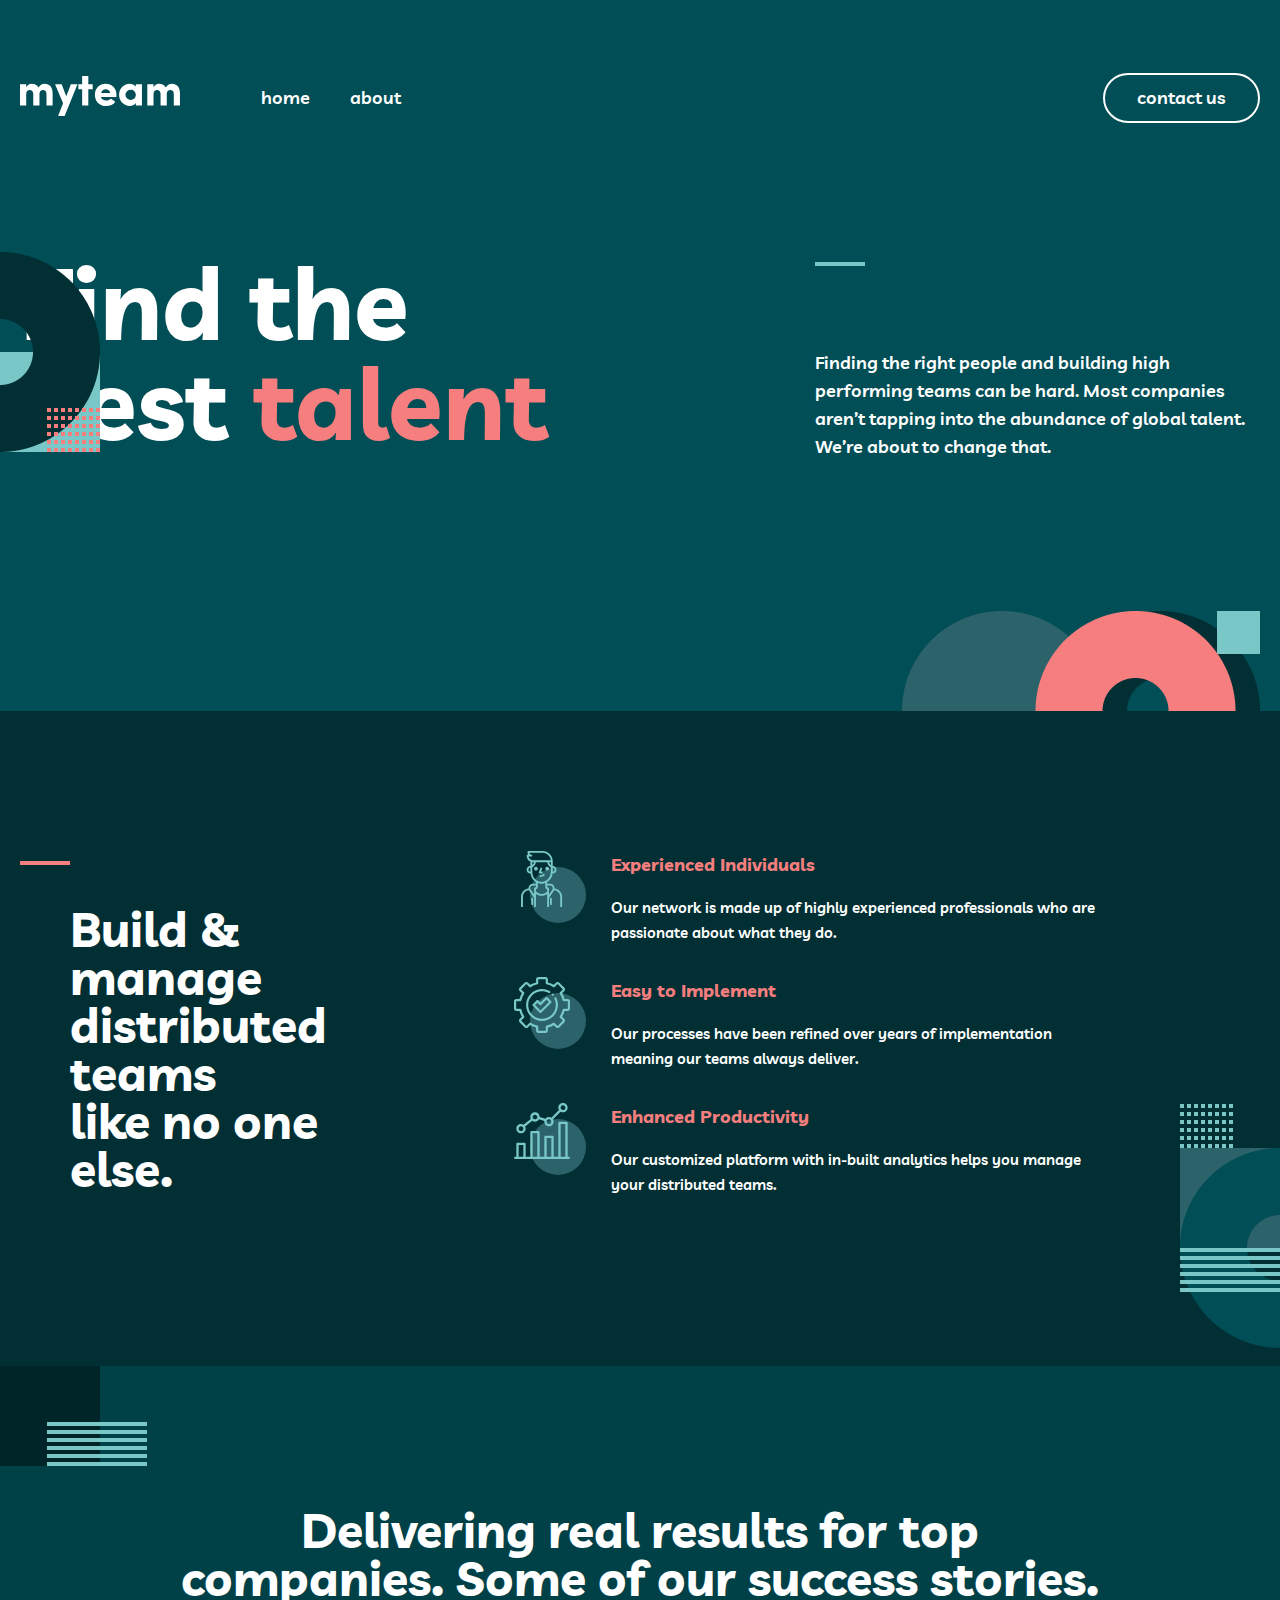
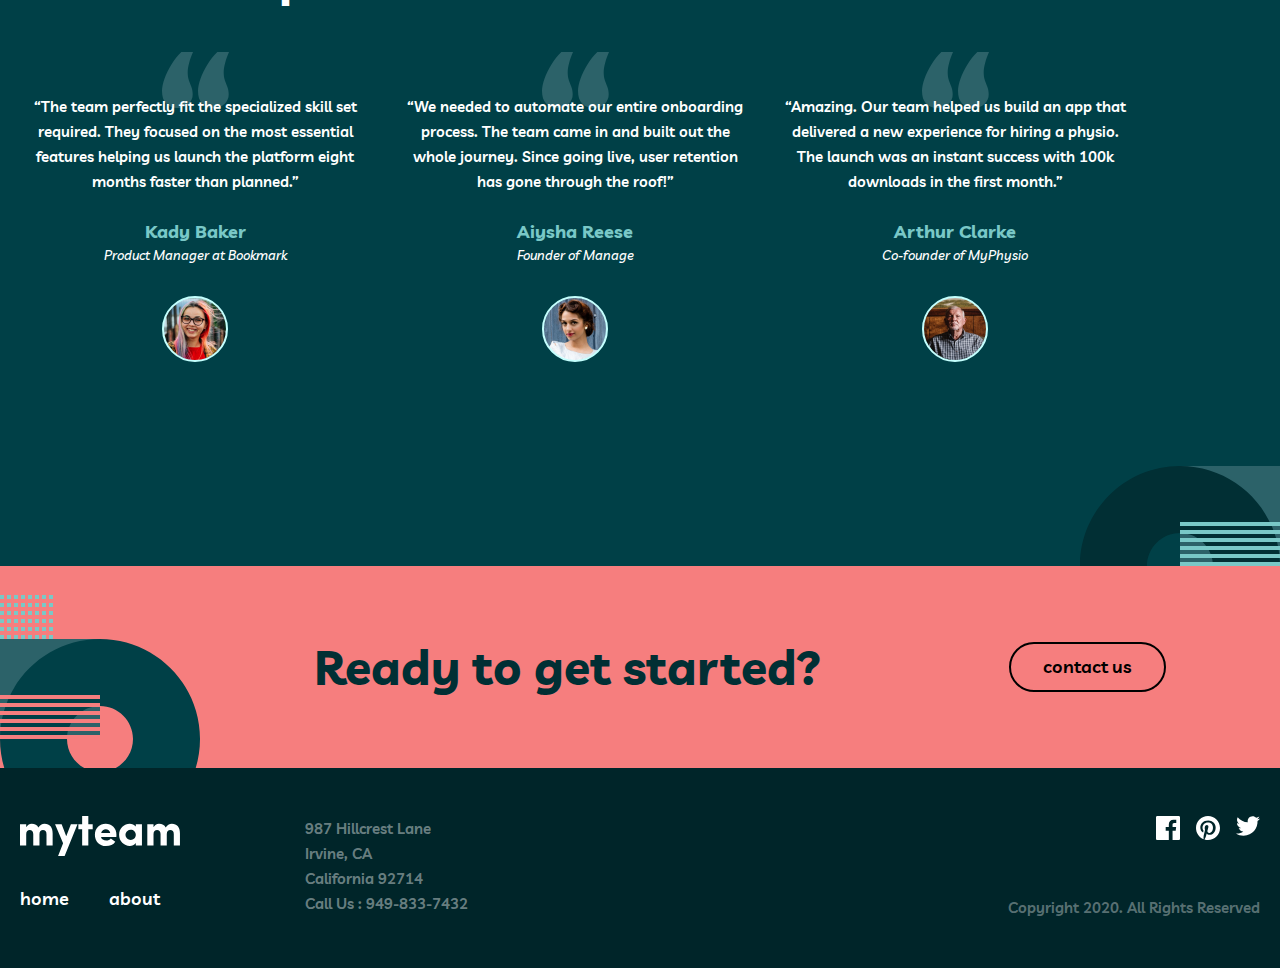
<file: index.html>
<!DOCTYPE html>
<html lang="en">
  <head>
    <meta charset="UTF-8" />
    <meta name="viewport" content="width=device-width, initial-scale=1.0" />
    <title>Services Web</title>
    <link rel="stylesheet" href="./style/main.css" />
    <link rel="stylesheet" href="./mobile.css" />
    <link
      rel="shortcut icon"
      href="https://erp.admin.najottalim.uz/favicon.ico?v=vMgxE2LYKv"
      type="imge/x-icon"
    />
  </head>
  <body>
    <header>
      <div class="container">
        <div class="he1">
          <div class="he2">
            <a href="">
              <img src="./imgs/logooo.svg" alt="" />
            </a>
            <nav class="van">
              <ul class="nav-list">
                <li class="nav-itms">
                  <a class="nav-link" href="">home</a>
                </li>
                <li class="nav-itms">
                  <a class="nav-link" href="./pages/about.html">about</a>
                </li>
              </ul>
            </nav>
          </div>
          <a class="btn-he" href="./pages/contact.html">contact us</a>
        </div>
        <label class="burger">
          <input type="checkbox" />
          <span class="menu"> <span class="hamburger"></span> </span>
          <ul>
            <li><a href="/pages/about.html">Salomaaat</a></li>
          </ul>
        </label>
      </div>
    </header>
    <main>
      <section class="hero">
        <img class="chaphero" src="./imgs/chaphero.png" alt="" />
        <div class="container">
          <div class="hero-boxss">
            <div class="hero-sar">
              <h1 class="hero-h1">
                Find the <br />
                best <span style="color: rgba(246, 126, 126, 1)">talent</span>
              </h1>
            </div>
            <div class="hero-desc">
              <img class="hero-hr" src="./imgs/hr.svg" alt="" />
              <p class="hero-p">
                Finding the right people and building high performing teams can
                be hard. Most companies aren’t tapping into the abundance of
                global talent. We’re about to change that.
              </p>
            </div>
          </div>
          <div class="pasimg">
            <img src="./imgs/pashero.png" alt="" />
          </div>
        </div>
      </section>
      <section class="section2">
        <div class="container">
          <div class="box2-2">
            <div>
              <img class="sec2-hr" src="./imgs/hr2.svg" alt="" />
            </div>

            <div class="box2-1">
              <h2 class="box-h2">
                Build & manage <br />
                distributed teams <br />
                like no one else.
              </h2>
            </div>
            <div class="infos">
              <div class="build">
                <div class="img">
                  <img src="./imgs/odamcha.svg" alt="" />
                </div>

                <div class="infos-box">
                  <h3 class="info-h3">Experienced Individuals</h3>
                  <p class="info-p">
                    Our network is made up of highly experienced professionals
                    who are passionate about what they do.
                  </p>
                </div>
              </div>
              <div class="build">
                <div class="img">
                  <img src="./imgs/bold.svg" alt="" />
                </div>

                <div class="infos-box">
                  <h3 class="info-h3">Easy to Implement</h3>
                  <p class="info-p">
                    Our processes have been refined over years of implementation
                    meaning our teams always deliver.
                  </p>
                </div>
              </div>
              <div class="build">
                <div class="img">
                  <img src="./imgs/invest.svg" alt="" />
                </div>
                <div class="infos-box">
                  <h3 class="info-h3">Enhanced Productivity</h3>
                  <p class="info-p">
                    Our customized platform with in-built analytics helps you
                    manage your distributed teams.
                  </p>
                </div>
              </div>
            </div>
          </div>
        </div>
        <div class="ong-pas">
          <img src="./imgs/ong-pas.svg" alt="" />
        </div>
      </section>
      <section class="section3">
        <div class="img-top">
          <img src="./imgs/sec3-chap-top.svg" alt="" />
        </div>

        <div class="container">
          <div class="natijalr-list">
            <div class="natija-title">
              <h2 class="natija-h2">
                Delivering real results for top <br />
                companies. Some of our success stories.
              </h2>
            </div>
            <div class="box-sec3">
              <div class="natijalar">
                <p class="nat-p">
                  “The team perfectly fit the specialized skill set required.
                  They focused on the most essential features helping us launch
                  the platform eight months faster than planned.”
                </p>
                <h3 class="nat-h3">Kady Baker</h3>
                <p class="natp2">Product Manager at Bookmark</p>
                <img src="./imgs/opaxon1.svg" alt="" />
              </div>
              <div class="natijalar">
                <p class="nat-p">
                  “We needed to automate our entire onboarding process. The team
                  came in and built out the whole journey. Since going live,
                  user retention has gone through the roof!”
                </p>
                <h3 class="nat-h3">Aiysha Reese</h3>
                <p class="natp2">Founder of Manage</p>
                <img src="./imgs/opaxon2.svg" alt="" />
              </div>
              <div class="natijalar">
                <p class="nat-p">
                  “Amazing. Our team helped us build an app that delivered a new
                  experience for hiring a physio. The launch was an instant
                  success with 100k downloads in the first month.”
                </p>
                <h3 class="nat-h3">Arthur Clarke</h3>
                <p class="natp2">Co-founder of MyPhysio</p>
                <img src="./imgs/boboy.svg" alt="" />
              </div>
            </div>
          </div>
        </div>
        <div class="img-buutn">
          <img src="./imgs/sec3-butn.svg" alt="" />
        </div>
      </section>
      <section class="section4">
        <img class="sec4-img" src="/imgs/sec4-buutn.svg" alt="" />
        <div class="container">
          <div class="start">
            <h2 class="star-h2">Ready to get started?</h2>
            <a class="btn-sec4" href="#">contact us</a>
          </div>
        </div>
      </section>
    </main>
    <footer>
      <div class="container">
        <div class="footer-divs">
          <div class="fottre-links">
            <div class="logo-links">
              <a href="">
                <img src="./imgs/logooo.svg" alt="" />
              </a>
              <div class="logolinkwd2">
                <a class="logolinkkkk" href="">home </a>
                <a class="logolinkkkk" href=""> about</a>
              </div>
            </div>
            <div class="footer-desc">
              <p class="fot-p">
                987 Hillcrest Lane <br />Irvine, CA <br />California 92714
                <br />Call Us : 949-833-7432
              </p>
            </div>
          </div>
          <div class="apps">
            <div class="appslinks">
              <a href="">
                <img class="fackebook" src="./imgs/facebok.svg" alt="" />
              </a>
              <a href="">
                <img class="fake" src="./imgs/fasdsddsa.svg" alt="" />
              </a>
              <a class="tvtr" href=""><img src="./imgs/tvtr.svg" alt="" /> </a>
            </div>

            <p class="apps-p">Copyright 2020. All Rights Reserved</p>
          </div>
        </div>
      </div>
    </footer>
  </body>
</html>
</file>
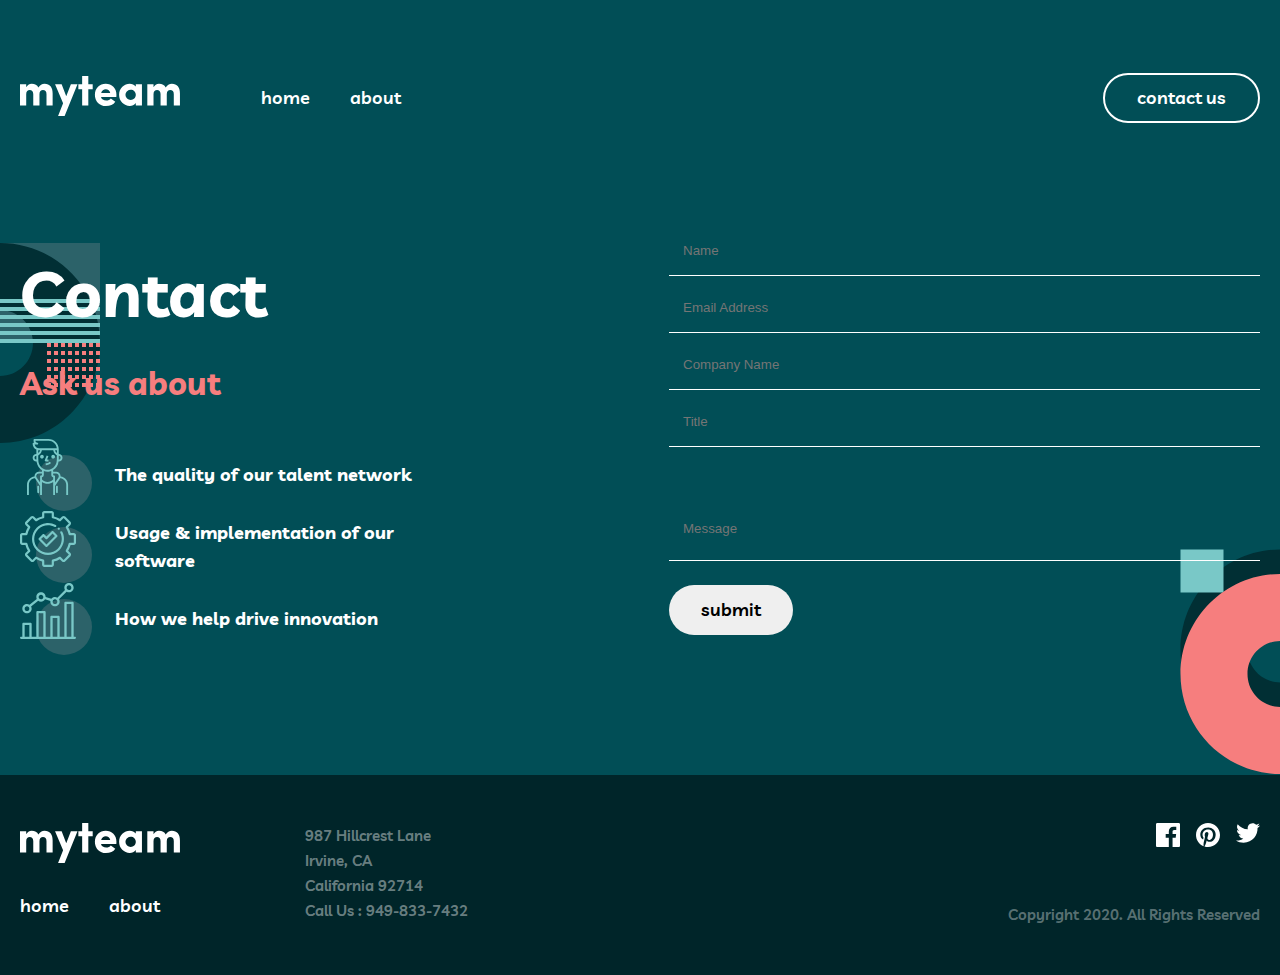
<file: pages/contact.html>
<!DOCTYPE html>
<html lang="en">
  <head>
    <meta charset="UTF-8" />
    <meta name="viewport" content="width=device-width, initial-scale=1.0" />
    <title>Services Web</title>
    <link rel="stylesheet" href="/style/main.css" />
    <link
      rel="shortcut icon"
      href="https://erp.admin.najottalim.uz/favicon.ico?v=vMgxE2LYKv"
      type="imge/x-icon"
    />
  </head>
  <body>
    <header>
      <div class="container">
        <div class="he1">
          <div class="he2">
            <a href="../index.html">
              <img src="/imgs/logooo.svg" alt="" />
            </a>
            <nav class="van">
              <ul class="nav-list">
                <li class="nav-itms">
                  <a class="nav-link" href="../index.html">home</a>
                </li>
                <li class="nav-itms">
                  <a class="nav-link" href="./about.html">about</a>
                </li>
              </ul>
            </nav>
          </div>
          <a class="btn-he" href="#">contact us</a>
        </div>
        <label class="burger">
          <input type="checkbox" />
          <span class="menu"> <span class="hamburger"></span> </span>
          <ul>
            <li><a href="#">Home</a></li>
            <li><a href="#">About</a></li>
            <li><a href="#">Contact</a></li>
          </ul>
        </label>
      </div>
    </header>
    <main>
      <section class="contactinpyt">
        <div class="container">
          <div class="box">
            <div class="big-box">
              <h2 class="bo-h2">Contact</h2>
              <h3 class="bo-h3">Ask us about</h3>
              <div class="ong-box">
                <img href="/index.html" src="/imgs/odamcha.svg" alt="" />
                <p class="ong-p">The quality of our talent network</p>
              </div>
              <div class="ong-box">
                <img src="/imgs/bold.svg" alt="" />
                <p class="ong-p">Usage & implementation of our software</p>
              </div>
              <div class="ong-box">
                <img src="/imgs/invest.svg" alt="" />
                <p class="ong-p">How we help drive innovation</p>
              </div>
            </div>
            <form class="form" action="">
              <input class="input" type="text" placeholder="Name" />
              <input class="input" type="text" placeholder="Email Address" />
              <input class="input" type="text" placeholder="Company Name" />
              <input class="input" type="text" placeholder="Title" />
              <input class="input-last" type="text" placeholder="Message" />
              <div>
                <button class="btn">submit</button>
              </div>

              <img class="imgsss" src="/imgs/contact-butn-s.svg" alt="" />
            </form>
          </div>
        </div>
      </section>
    </main>
    <footer>
      <div class="container">
        <div class="footer-divs">
          <div class="fottre-links">
            <div class="logo-links">
              <a href="">
                <img src="/imgs/logooo.svg" alt="" />
              </a>
              <div class="logolinkwd2">
                <a class="logolinkkkk" href="">home </a>
                <a class="logolinkkkk" href=""> about</a>
              </div>
            </div>
            <div class="footer-desc">
              <p class="fot-p">
                987 Hillcrest Lane <br />Irvine, CA <br />California 92714
                <br />Call Us : 949-833-7432
              </p>
            </div>
          </div>
          <div class="apps">
            <div class="appslinks">
              <a href="">
                <img class="fackebook" src="/imgs/facebok.svg" alt="" />
              </a>
              <a link href="">
                <img class="fake" src="/imgs/fasdsddsa.svg" alt="" />
              </a>
              <a class="tvtr" href=""><img src="/imgs/tvtr.svg" alt="" /> </a>
            </div>

            <p class="apps-p">Copyright 2020. All Rights Reserved</p>
          </div>
        </div>
      </div>
    </footer>
  </body>
</html>
</file>
<file: style/main.css>
* {
  padding: 0;
  margin: 0;
  box-sizing: border-box;
}

html {
  height: 100%;
  scroll-behavior: smooth;
}

body {
  height: 100%;
  display: flex;
  flex-direction: column;
  background: #fff;
}

main {
  flex-grow: 1;
}

ul,
ol {
  list-style: none;
}

a {
  text-decoration: none;
  color: inherit;
}

.container {
  width: 100%;
  max-width: 1280px;
  margin: 0 auto;
  padding-inline: 20px;
}
@media (max-width: 950px) {
  .container {
    padding-inline: 10px;
  }
}

/* livvic-regular - latin */
@font-face {
  font-display: swap;
  font-family: "Livvic";
  font-style: normal;
  font-weight: 400;
  src: url("/fonts/livvic-v14-latin-regular.woff2") format("woff2");
}
/* livvic-500italic - latin */
@font-face {
  font-display: swap;
  font-family: "Livvic";
  font-style: italic;
  font-weight: 500;
  src: url("/fonts/livvic-v14-latin-500italic.woff2") format("woff2");
}
/* livvic-600 - latin */
@font-face {
  font-display: swap;
  font-family: "Livvic";
  font-style: normal;
  font-weight: 600;
  src: url("/fonts/livvic-v14-latin-600.woff2") format("woff2");
}
/* livvic-700 - latin */
@font-face {
  font-display: swap;
  font-family: "Livvic";
  font-style: normal;
  font-weight: 700;
  src: url("/fonts/livvic-v14-latin-700.woff2") format("woff2");
}
/* livvic-700italic - latin */
@font-face {
  font-display: swap;
  font-family: "Livvic";
  font-style: italic;
  font-weight: 700;
  src: url("/fonts/livvic-v14-latin-700italic.woff2") format("woff2");
}
.hero {
  background: rgb(1, 78, 86);
}

.hero-box {
  padding-top: 120px;
  display: flex;
  align-items: center;
  justify-content: space-between;
}
@media (max-width: 800px) {
  .hero-box {
    display: flex;
    flex-direction: column;
    padding-right: 200px;
  }
}
@media (max-width: 400px) {
  .hero-box {
    display: flex;
    align-items: center;
    text-align: center;
    padding-right: 0px;
  }
}

@media (max-width: 800px) {
  .hr-abo {
    display: none;
  }
}

.hero-h1 {
  font-family: Livvic, sans-serif;
  font-size: 64px;
  font-weight: 700;
  line-height: 100px;
  letter-spacing: 0px;
}
@media (max-width: 800px) {
  .hero-h1 {
    display: flex;
    justify-content: start;
  }
}

.hero-ong {
  width: 100%;
  max-width: 730px;
}

.hero-p {
  font-family: Livvic, sans-serif;
  font-size: 18px;
  font-weight: 600;
  line-height: 28px;
  letter-spacing: 0px;
}
@media (max-width: 800px) {
  .hero-p {
    display: flex;
    justify-content: start;
  }
}
@media (max-width: 400px) {
  .hero-p {
    text-align: center;
  }
}

.hero-img {
  position: relative;
  display: flex;
  justify-content: end;
}
@media (max-width: 400px) {
  .hero-img {
    position: relative;
  }
}

@media (max-width: 400px) {
  .he {
    display: none;
  }
}

.section1 {
  background: rgb(0, 64, 71);
}
@media (max-width: 800px) {
  .section1 {
    flex-direction: column;
  }
}

.sec1-box {
  position: relative;
  padding-top: 32px;
  display: flex;
  flex-direction: column;
  align-items: center;
  width: 350px;
  height: 253px;
  background: rgb(1, 47, 52);
}

.box-h3 {
  font-family: Livvic, sans-serif;
  font-size: 18px;
  font-weight: 700;
  line-height: 28px;
  letter-spacing: 0px;
  text-align: center;
  color: rgb(121, 200, 199);
  padding-top: 16px;
}

.box-p {
  font-family: Livvic, sans-serif;
  font-size: 15px;
  font-style: italic;
  font-weight: 500;
  line-height: 25px;
  letter-spacing: 0px;
  text-align: center;
  color: #fff;
}

.piluss {
  position: absolute;
  bottom: -25px;
  border: 0px solid #fff;
  border-radius: 50%;
  padding: 20px 20px;
  background: rgb(246, 126, 126);
  transition: transform, 0.5s;
}

.piluss:hover {
  background: rgb(121, 200, 199);
  transition: background-color 0.2s linear;
  transform: rotate(45deg);
}

.sec1-h2 {
  font-family: Livvic, sans-serif;
  font-size: 48px;
  font-weight: 700;
  line-height: 48px;
  letter-spacing: 0px;
  text-align: center;
  color: #fff;
  padding-bottom: 64px;
}

.top-boxs {
  display: flex;
  justify-content: space-around;
  padding-bottom: 76px;
}
@media (max-width: 400px) {
  .top-boxs {
    flex-direction: column;
    gap: 52px;
  }
}

.buutn-boxs {
  padding-bottom: 40px;
  display: flex;
  justify-content: space-around;
}
@media (max-width: 400px) {
  .buutn-boxs {
    flex-direction: column;
    gap: 52px;
  }
}

.box-p-last {
  padding-top: 8px;
  text-align: center;
  width: 100%;
  max-width: 254px;
  color: #fff;
}

.box-infos {
  display: flex;
  gap: 10px;
  padding-bottom: 18px;
}

.ong-about-img {
  position: relative;
  display: flex;
  justify-content: end;
}

.box-p-last {
  font-family: Livvic, sans-serif;
  font-size: 15px;
  font-weight: 600;
  line-height: 25px;
  letter-spacing: 0px;
  text-align: center;
}

.section222 {
  background: rgb(1, 47, 52);
  background-image: url(/imgs/chap-tepa\ abo.svg);
  background-repeat: no-repeat;
}
@media (max-width: 400px) {
  .section222 {
    background-image: url(/imgs/yatimta.svg);
    background-repeat: no-repeat;
    position: relative;
  }
}

.sec2-h2 {
  padding-top: 140px;
  font-family: Livvic, sans-serif;
  font-size: 48px;
  font-weight: 700;
  line-height: 48px;
  letter-spacing: 0px;
  text-align: center;
  color: #fff;
}
@media (max-width: 400px) {
  .sec2-h2 {
    font-size: 32px;
  }
}

.logs {
  padding-top: 64px;
  padding-bottom: 140px;
  display: flex;
  align-items: center;
  justify-content: space-between;
}
@media (max-width: 800px) {
  .logs {
    padding-top: 64px;
    padding-bottom: 140px;
    display: flex;
    align-items: center;
    gap: 20px;
    justify-content: none;
    flex-direction: column;
  }
}

@media (max-width: 400px) {
  .logs {
    flex-direction: column;
    gap: 52px;
  }
}

.section4 {
  display: flex;
  background: rgb(246, 126, 126);
}

.start {
  display: inline;
  padding-top: 76px;
  padding-bottom: 76px;
  display: flex;
  align-items: center;
  justify-content: space-around;
}

.star-h2 {
  font-family: Livvic, sans-serif;
  font-size: 48px;
  font-weight: 700;
  line-height: 48px;
  letter-spacing: 0px;
  text-align: left;
  color: rgb(1, 47, 52);
}

.btn-sec4 {
  border: 2px solid #000000;
  padding: 9px 32px;
  border-radius: 35px;
  font-family: Livvic, sans-serif;
  font-size: 18px;
  font-weight: 600;
  line-height: 28px;
  letter-spacing: 0px;
  text-align: left;
  color: #000000;
}

.btn-sec4:hover {
  background-color: rgb(255, 255, 255);
  color: rgb(1, 78, 86);
  transition: background-color 1s linear;
}

.sec4-img {
  position: relative;
}

header {
  padding-top: 73px;
  background: rgb(1, 78, 86);
}

.he1 {
  display: flex;
  align-items: center;
  justify-content: space-between;
}

.he2 {
  display: flex;
  align-items: center;
  gap: 81px;
}

.nav-list {
  gap: 40px;
  align-items: center;
  display: flex;
}
@media (max-width: 800px) {
  .nav-list {
    display: none;
  }
}

.nav-link {
  color: rgb(255, 255, 255);
  font-family: Livvic, sans-serif;
  font-size: 18px;
  font-weight: 600;
  line-height: 28px;
  letter-spacing: 0px;
  text-align: left;
}

.nav-link:hover {
  color: rgb(141, 23, 23);
  transition: color 0.5s linear;
}

.btn-he {
  border: 2px solid #fff;
  padding: 9px 32px;
  border-radius: 35px;
  font-family: Livvic, sans-serif;
  font-size: 18px;
  font-weight: 600;
  line-height: 28px;
  letter-spacing: 0px;
  text-align: left;
  color: #fff;
}
@media (max-width: 800px) {
  .btn-he {
    display: none;
  }
}

.btn-he:hover {
  background-color: rgba(255, 255, 255, 0);
  color: rgb(1, 78, 86);
  transition: background-color 1s linear;
}

/*-----------------------------------------------------*/
label .menu {
  position: absolute;
  right: -100px;
  top: -100px;
  z-index: 100;
  width: 200px;
  height: 200px;
  background: rgba(255, 255, 255, 0);
  border-radius: 0% 10% 2% 45%;
  transition: 0.5s ease-in-out;
  box-shadow: 0 0 0 0 rgba(255, 255, 255, 0), 0 0 0 0 rgba(255, 255, 255, 0);
  cursor: pointer;
  display: none;
}
@media (max-width: 400px) {
  label .menu {
    display: inline;
  }
}

label .hamburger {
  position: absolute;
  top: 135px;
  left: 50px;
  width: 30px;
  height: 2px;
  background: #000000;
  display: block;
  transform-origin: center;
  transition: 0.5s ease-in-out;
}

label .hamburger:after,
label .hamburger:before {
  transition: 0.5s ease-in-out;
  content: "";
  position: absolute;
  display: block;
  width: 100%;
  height: 100%;
  background: #000000;
}

label .hamburger:before {
  top: -10px;
}

label .hamburger:after {
  bottom: -10px;
}

label input {
  display: none;
}

label input:checked + .menu {
  box-shadow: 0 0 0 100vw #ffffff, 0 0 0 100vh #ffffff;
  border-radius: 0;
}

label input:checked + .menu .hamburger {
  transform: rotate(45deg);
}

label input:checked + .menu .hamburger:after {
  transform: rotate(90deg);
  bottom: 0;
}

label input:checked + .menu .hamburger:before {
  transform: rotate(90deg);
  top: 0;
}

label input:checked + .menu + ul {
  opacity: 1;
}

label ul {
  z-index: 200;
  position: absolute;
  top: 50%;
  left: 50%;
  transform: translate(-50%, -50%);
  opacity: 0;
  transition: 0.25s 0s ease-in-out;
}

label a {
  margin-bottom: 1em;
  display: block;
  color: #000000;
  text-decoration: none;
  font-size: 36px;
  font-family: Livvic, sans-serif;
}

.hero {
  background: rgb(1, 78, 86);
}

.hero-boxss {
  display: flex;
  justify-content: space-between;
  padding-top: 129px;
}
@media (max-width: 800px) {
  .hero-boxss {
    flex-direction: column;
    display: flex;
    justify-content: center;
    align-items: center;
  }
}

.hero-h1 {
  font-family: Livvic, sans-serif;
  color: #fff;
  font-size: 100px;
  font-weight: 700;
  line-height: 100px;
  letter-spacing: 0px;
  text-align: left;
}
@media (max-width: 800px) {
  .hero-h1 {
    text-align: center;
    font-size: 60px;
  }
}

.hero-desc {
  width: 100%;
  max-width: 445px;
}

.hero-p {
  padding-top: 79px;
  font-family: Livvic, sans-serif;
  color: #fff;
  font-size: 18px;
  font-weight: 600;
  line-height: 28px;
  letter-spacing: 0px;
  text-align: left;
}
@media (max-width: 800px) {
  .hero-p {
    text-align: center;
  }
}
@media (max-width: 800px) {
  .hero-p {
    text-align: center;
    font-size: 15px;
  }
}

@media (max-width: 800px) {
  .hero-hr {
    display: none;
  }
}

.chaphero {
  position: absolute;
  padding-top: 129px;
}
@media (max-width: 800px) {
  .chaphero {
    display: none;
  }
}

.pasimg {
  padding-top: 150px;
  display: flex;
  align-items: center;
  justify-content: end;
}
@media (max-width: 800px) {
  .pasimg {
    flex-direction: column;
    display: flex;
    justify-content: center;
    align-items: center;
  }
}

.section2 {
  background: rgb(1, 47, 52);
  padding-top: 140px;
  padding-bottom: 150px;
  height: 655px;
}
@media (max-width: 800px) {
  .section2 {
    padding-top: 0px;
    padding-bottom: 0px;
    justify-content: center;
    flex-direction: column;
    align-items: center;
    height: 900px;
  }
}
@media (max-width: 400px) {
  .section2 {
    padding-top: 0px;
    padding-bottom: 0px;
    justify-content: center;
    flex-direction: column;
    align-items: center;
    height: 1050px;
  }
}

.box2-2 {
  justify-content: space-between;
  display: flex;
}
@media (max-width: 800px) {
  .box2-2 {
    flex-direction: column;
    justify-content: center;
  }
}

.box-h2 {
  padding-top: 54px;
  font-family: Livvic, sans-serif;
  font-size: 48px;
  font-weight: 700;
  line-height: 48px;
  letter-spacing: 0px;
  text-align: left;
  color: #fff;
}
@media (max-width: 800px) {
  .box-h2 {
    text-align: center;
  }
}
@media (max-width: 400px) {
  .box-h2 {
    padding-bottom: 56px;
    padding-top: 54px;
    font-family: Livvic, sans-serif;
    font-size: 30px;
    font-weight: 700;
    line-height: 48px;
    letter-spacing: 0px;
    text-align: left;
    color: #fff;
  }
}

.infos {
  display: flex;
  gap: 23px;
  width: 100%;
  align-items: center;
  flex-direction: column;
  gap: 32px;
}

.infos-box {
  align-items: center;
}

.info-p {
  padding-top: 16px;
  font-family: Livvic, sans-serif;
  font-size: 15px;
  font-weight: 600;
  line-height: 25px;
  letter-spacing: 0px;
  color: #fff;
}

.info-h3 {
  font-family: Livvic, sans-serif;
  font-size: 18px;
  font-weight: 700;
  line-height: 28px;
  letter-spacing: 0px;
  color: rgb(246, 126, 126);
}

.build {
  justify-content: space-between;
  width: 100%;
  display: flex;
  gap: 25px;
  max-width: 600px;
}
@media (max-width: 800px) {
  .build {
    text-align: center;
    flex-direction: column;
  }
}

.ong-pas {
  position: relative;
  display: flex;
  justify-content: end;
  margin-top: -93.5px;
}
@media (max-width: 800px) {
  .ong-pas {
    display: none;
  }
}

.section3 {
  background: rgb(0, 64, 71);
}

.natijalr-list {
  padding-top: 140px;
  padding-bottom: 100px;
}
@media (max-width: 800px) {
  .natijalr-list {
    text-align: center;
  }
}

.natija-title {
  text-align: center;
}

.natija-h2 {
  font-family: Livvic, sans-serif;
  color: #fff;
  font-size: 48px;
  font-weight: 700;
  line-height: 48px;
  letter-spacing: 0px;
  text-align: center;
}
@media (max-width: 800px) {
  .natija-h2 {
    font-family: Livvic, sans-serif;
    color: #fff;
    font-size: 32px;
    font-weight: 700;
    line-height: 48px;
    letter-spacing: 0px;
    text-align: center;
  }
}

.natijalar {
  padding-top: 92px;
  width: 100%;
  max-width: 350px;
  text-align: center;
  background-image: url(/imgs/drop.svg);
  background-repeat: no-repeat;
  background-position: center top 50px;
}

.box-sec3 {
  display: flex;
  text-align: center;
  gap: 30px;
}
@media (max-width: 800px) {
  .box-sec3 {
    flex-direction: column;
    align-items: center;
  }
}

.nat-p {
  font-family: Livvic, sans-serif;
  font-size: 15px;
  font-weight: 600;
  line-height: 25px;
  letter-spacing: 0px;
  text-align: center;
  color: #fff;
}

.nat-h3 {
  padding-top: 24px;
  font-family: Livvic, sans-serif;
  font-size: 18px;
  font-weight: 700;
  line-height: 28px;
  letter-spacing: 0px;
  text-align: center;
  color: rgb(121, 200, 199);
}

.natp2 {
  font-family: Livvic, sans-serif;
  font-size: 13px;
  font-style: italic;
  font-weight: 500;
  line-height: 18px;
  letter-spacing: 0px;
  text-align: center;
  color: #fff;
  padding-bottom: 32px;
}

.img-top {
  position: absolute;
}

.img-buutn {
  display: flex;
  justify-content: end;
}

.drop {
  position: absolute;
}

.section4 {
  display: flex;
  background: rgb(246, 126, 126);
}
@media (max-width: 400px) {
  .section4 {
    flex-direction: column;
    background: rgb(246, 126, 126);
    height: 303px;
  }
}

.start {
  display: flex;
  align-items: center;
  justify-content: space-around;
}
@media (max-width: 400px) {
  .start {
    justify-content: none;
    flex-direction: column;
    display: inline;
  }
}

.star-h2 {
  font-family: Livvic, sans-serif;
  font-size: 48px;
  font-weight: 700;
  line-height: 48px;
  letter-spacing: 0px;
  text-align: left;
  color: rgb(1, 47, 52);
}
@media (max-width: 800px) {
  .star-h2 {
    font-family: Livvic, sans-serif;
    font-size: 30px;
    font-weight: 700;
    line-height: 48px;
    letter-spacing: 0px;
    text-align: left;
    color: rgb(1, 47, 52);
    text-align: center;
    padding-top: 83px;
  }
}
@media (max-width: 400px) {
  .star-h2 {
    font-size: 32px;
    flex-direction: column;
  }
}

.btn-sec4 {
  border: 2px solid #000000;
  padding: 9px 32px;
  border-radius: 35px;
  font-family: Livvic, sans-serif;
  font-size: 18px;
  font-weight: 600;
  line-height: 28px;
  letter-spacing: 0px;
  text-align: left;
  color: #000000;
}
@media (max-width: 400px) {
  .btn-sec4 {
    text-align: center;
    align-items: center;
    flex-direction: column;
    flex-direction: column;
  }
}

.btn-sec4:hover {
  background-color: rgb(255, 255, 255);
  color: rgb(1, 78, 86);
  transition: background-color 1s linear;
}

@media (max-width: 400px) {
  .sec4-img {
    display: none;
    background-image: url(/imgs/sec4-paszzz.svg);
    background-repeat: no-repeat;
    position: relative;
  }
}

footer {
  background: rgb(0, 37, 41);
}
@media (max-width: 400px) {
  footer {
    text-align: center;
  }
}

.footer-divs {
  padding-top: 48px;
  padding-bottom: 48px;
  display: flex;
  justify-content: space-between;
}
@media (max-width: 800px) {
  .footer-divs {
    flex-direction: column;
    padding-left: 30px;
    display: block;
  }
}
@media (max-width: 400px) {
  .footer-divs {
    text-align: center;
    display: flex;
    justify-content: center;
    flex-direction: column;
  }
}

.fottre-links {
  display: flex;
  gap: 125px;
}
@media (max-width: 400) {
  .fottre-links {
    flex-direction: column;
  }
}
@media (max-width: 400px) {
  .fottre-links {
    text-align: center;
    justify-content: center;
  }
}

.logo-links {
  display: flex;
  flex-direction: column;
  gap: 25px;
}

.logolinkwd2 {
  display: flex;
  gap: 40px;
}

.logolinkkkk {
  font-family: Livvic, sans-serif;
  font-size: 18px;
  font-weight: 600;
  line-height: 28px;
  letter-spacing: 0px;
  text-align: left;
  color: #fff;
}

.logolinkkkk:hover {
  color: chocolate;
}

.footer-desc {
  width: 100%;
  max-width: 210px;
}

.fot-p {
  font-family: Livvic, sans-serif;
  font-size: 15px;
  font-weight: 600;
  line-height: 25px;
  letter-spacing: 0px;
  color: rgba(255, 255, 255, 0.427);
}
@media (max-width: 400px) {
  .fot-p {
    display: flex;
    justify-content: center;
    align-items: center;
  }
}

.apps-p {
  font-family: Livvic, sans-serif;
  font-size: 15px;
  font-weight: 600;
  line-height: 25px;
  letter-spacing: 0px;
  padding-top: 51px;
  color: rgba(255, 255, 255, 0.362);
}
@media (max-width: 800px) {
  .apps-p {
    display: flex;
    justify-content: end;
  }
}
@media (max-width: 400px) {
  .apps-p {
    display: flex;
    justify-content: center;
    align-items: center;
  }
}

.apps {
  display: flex;
  flex-direction: column;
  align-items: end;
}
@media (max-width: 400) {
  .apps {
    text-align: center;
    flex-direction: column;
  }
}

.appslinks {
  display: block;
  display: flex;
  gap: 16px;
}
@media (max-width: 800px) {
  .appslinks {
    display: flex;
    align-items: center;
    gap: 16px;
    padding-top: 33px;
  }
}
@media (max-width: 400) {
  .appslinks {
    flex-direction: column;
    justify-content: center;
    align-items: center;
  }
}

.fackebook:hover {
  background-color: chocolate;
}

.fake:hover {
  background-color: chocolate;
  border: 0px solid chocolate;
  border-radius: 50%;
}

.tvtr:hover {
  background-color: chocolate;
}

main {
  background: rgb(1, 78, 86);
}

.contactinpyt {
  background-image: url(/imgs/chap-contact.svg), url(/imgs/contact-butn.svg);
  background-repeat: no-repeat;
  background-position: 0px 120px, bottom right;
}
@media (max-width: 400px) {
  .contactinpyt {
    background-image: none;
  }
}

.box {
  display: flex;
  padding-top: 120px;
  padding-bottom: 120px;
  gap: 220px;
}
@media (max-width: 800px) {
  .box {
    flex-direction: column;
    justify-content: center;
    align-items: center;
    padding-top: 0;
    padding-bottom: 0;
    gap: 56px;
  }
}
@media (max-width: 400px) {
  .box {
    flex-direction: column;
    justify-content: center;
    align-items: center;
    padding-top: 0;
    padding-bottom: 0;
    gap: 56px;
  }
}

@media (max-width: 800px) {
  .big-box {
    display: flex;
    flex-direction: column;
    justify-content: center;
  }
}

.bo-h2 {
  font-family: Livvic, sans-serif;
  font-size: 64px;
  font-weight: 700;
  line-height: 100px;
  letter-spacing: 0px;
  color: #fff;
  padding-bottom: 16px;
}
@media (max-width: 800px) {
  .bo-h2 {
    display: flex;
    justify-content: center;
  }
}

.bo-h3 {
  padding-bottom: 32px;
  font-family: Livvic, sans-serif;
  font-size: 32px;
  font-weight: 700;
  line-height: 48px;
  letter-spacing: 0px;
  color: rgb(246, 126, 126);
}
@media (max-width: 800px) {
  .bo-h3 {
    display: flex;
    justify-content: center;
  }
}

.ong-box {
  display: flex;
  align-items: center;
  gap: 23px;
}

.ong-p {
  font-family: Livvic, sans-serif;
  font-size: 18px;
  font-weight: 700;
  line-height: 28px;
  letter-spacing: 0px;
  text-align: left;
  color: #fff;
}

.input {
  padding-right: 400px;
  padding-left: 14px;
  padding-bottom: 17px;
  border: 0;
  color: #fff;
  outline: none;
  background-color: rgba(255, 255, 255, 0);
  border-bottom: 1px solid #fff;
}
@media (max-width: 400px) {
  .input {
    padding-right: 150px;
    padding-left: 14px;
    padding-bottom: 17px;
    border: 0;
    color: #fff;
    outline: none;
    background-color: rgba(255, 255, 255, 0);
    border-bottom: 1px solid #fff;
  }
}

.input:hover {
  border-color: rgb(210, 105, 30);
  color: rgb(210, 105, 30);
}

form {
  display: flex;
  flex-direction: column;
  gap: 24px;
}

.input-last {
  padding-top: 50px;
  padding-right: 400px;
  padding-left: 14px;
  padding-bottom: 17px;
  border: 0;
  color: #fff;
  outline: none;
  background-color: rgba(255, 255, 255, 0);
  border-bottom: 1px solid #fff;
  padding-bottom: 24px;
}
@media (max-width: 400px) {
  .input-last {
    padding-top: 50px;
    padding-right: 150px;
    padding-left: 14px;
    padding-bottom: 17px;
    border: 0;
    color: #fff;
    outline: none;
    background-color: rgba(255, 255, 255, 0);
    border-bottom: 1px solid #fff;
    padding-bottom: 24px;
  }
}

.input-last:hover {
  border-color: rgb(210, 105, 30);
  color: rgb(210, 105, 30);
}

.btn {
  border-radius: 32px;
  font-family: Livvic, sans-serif;
  font-size: 18px;
  font-weight: 600;
  line-height: 28px;
  letter-spacing: 0px;
  text-align: left;
  padding: 11px 32px;
}

@media (max-width: 800px) {
  .form {
    padding-bottom: 112px;
  }
}
@media (max-width: 400px) {
  .form {
    display: flex;
    justify-content: center;
    align-items: center;
    padding-bottom: 0px;
  }
}

.imgsss {
  display: none;
}
@media (max-width: 400px) {
  .imgsss {
    padding-left: 275px;
  }
}

.btn {
  border: none;
}

.btn:hover {
  opacity: 0.8;
}/*# sourceMappingURL=main.css.map */
</file>
<file: mobile.css>
@media (max-width: 800px) {
  box2-2 {
    display: none;
  }
}
</file>
